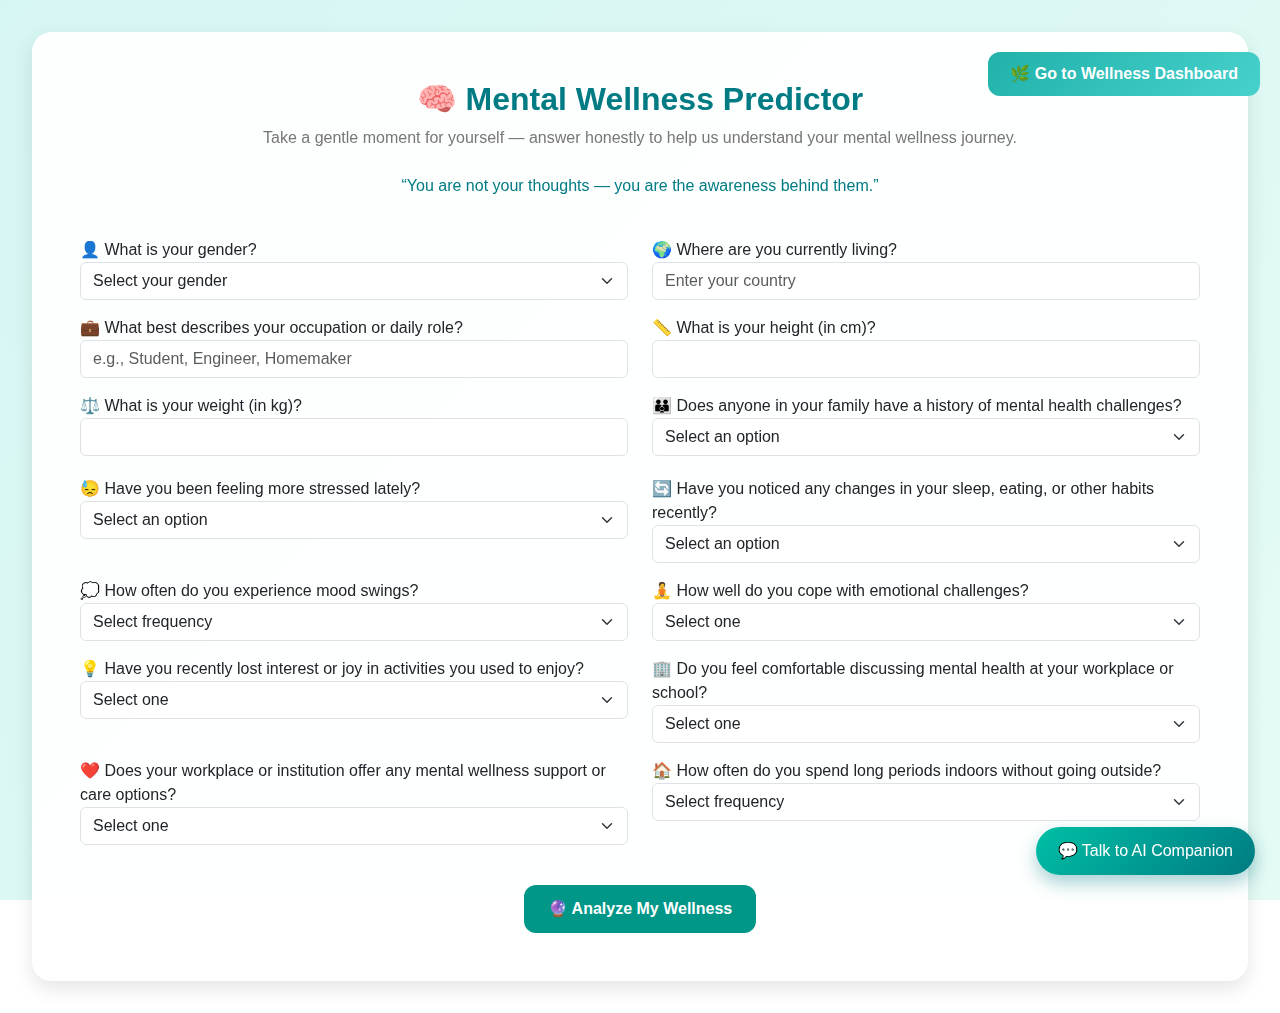
<file: templates/index.html>
<!DOCTYPE html>
<html lang="en">
<head>
  <meta charset="utf-8" />
  <meta name="viewport" content="width=device-width, initial-scale=1" />
  <title>Mental Wellness Predictor</title>
  <link href="https://cdn.jsdelivr.net/npm/bootstrap@5.3.0/dist/css/bootstrap.min.css" rel="stylesheet">
  <style>
    body {
      font-family: "Poppins", sans-serif;
      margin: 0;
      padding: 0;
      overflow-x: hidden;
      position: relative;
      min-height: 100vh;
    }
    .background {
      position: fixed;
      top: 0; left: 0;
      width: 100%; height: 100%;
      background: linear-gradient(135deg, #d6f6f3, #f3fff8, #d6f0ff);
      background-size: 400% 400%;
      animation: gradientFlow 12s ease infinite;
      z-index: -1;
    }
    @keyframes gradientFlow {
      0% { background-position: 0% 50%; }
      50% { background-position: 100% 50%; }
      100% { background-position: 0% 50%; }
    }
    .dashboard-btn {
      position: absolute;
      top: 20px; right: 20px;
      background: linear-gradient(135deg, #20b2aa, #48d1cc);
      color: white; border: none;
      border-radius: 12px; padding: 10px 22px;
      font-weight: 600; transition: all 0.3s ease;
      text-decoration: none; z-index: 10;
    }
    .dashboard-btn:hover { transform: scale(1.05); color: white; }
    .form-card {
      background: rgba(255, 255, 255, 0.95);
      border-radius: 20px;
      box-shadow: 0 8px 20px rgba(0,0,0,0.1);
      padding: 3rem;
      margin: 2rem auto;
      width: 95%;
      max-width: 1400px;
      animation: fadeIn 0.9s ease;
      backdrop-filter: blur(4px);
    }
    @keyframes fadeIn {
      from { opacity: 0; transform: translateY(20px); }
      to { opacity: 1; transform: translateY(0); }
    }
    .title { text-align:center; font-weight:700; color:#007b83; margin-bottom:0.5rem; }
    .subtitle { text-align:center; color:#777; margin-bottom:1.5rem; }
    label { font-weight:500; }
    .predict-btn {
      background:#009688; color:white; border:none;
      border-radius:12px; padding:12px 24px;
      font-weight:600; transition: all 0.3s ease;
    }
    .predict-btn:hover { background:#00bfa5; transform:scale(1.03); }
    .bmi-display { color:#007b83; font-weight:500; margin-top:5px; }
    #quotesCarousel { max-width: 800px; margin: 0 auto 1.5rem auto; }
    #quotesCarousel p { color: #007b83; font-weight: 500; animation: fadeIn 1.5s ease; }

    /* AI Companion Button */
    .ai-companion-btn {
      position: fixed; bottom: 25px; right: 25px;
      background: linear-gradient(135deg, #00bfa5, #007b83);
      color: white; padding: 12px 22px;
      border-radius: 50px; font-weight: 500;
      box-shadow: 0 8px 18px rgba(0, 123, 131, 0.35);
      cursor: pointer; transition: all 0.3s ease;
    }
    .ai-companion-btn:hover { transform: translateY(-3px); }

    .chat-popup {
      display: none; position: fixed; bottom: 90px; right: 25px;
      width: 320px; background: white; border-radius: 15px;
      box-shadow: 0 8px 25px rgba(0,0,0,0.2);
      flex-direction: column; z-index: 2000;
    }
    .chat-header {
      background: linear-gradient(135deg, #00bfa5, #007b83);
      color: white; padding: 12px; font-weight: 600; text-align: center;
    }
    .chat-messages { padding: 10px; height: 260px; overflow-y: auto; font-size: 0.95rem; }
    .chat-input { display: flex; border-top: 1px solid #eee; }
    .chat-input input { flex: 1; border: none; padding: 10px; outline: none; }
    .chat-input button { background: #00bfa5; color: white; border: none; padding: 0 16px; cursor: pointer; }
    .user-msg { text-align: right; color: #007b83; margin: 6px 0; }
    .ai-msg { text-align: left; color: #444; margin: 6px 0; }
  </style>
</head>
<body>
  <div class="background"></div>

  <a href="/dashboard" class="dashboard-btn">🌿 Go to Wellness Dashboard</a>

  <div class="form-card">
    <h2 class="title">🧠 Mental Wellness Predictor</h2>
    <p class="subtitle">Take a gentle moment for yourself — answer honestly to help us understand your mental wellness journey.</p>

    <!-- Quotes Carousel -->
    <div id="quotesCarousel" class="carousel slide text-center mt-4" data-bs-ride="carousel" data-bs-interval="5000">
      <div class="carousel-inner">
        <div class="carousel-item active"><p>“You are not your thoughts — you are the awareness behind them.”</p></div>
        <div class="carousel-item"><p>“Peace begins the moment you choose to breathe instead of react.”</p></div>
        <div class="carousel-item"><p>“Every storm runs out of rain. You will see the sun again.”</p></div>
        <div class="carousel-item"><p>“Healing takes time, but you are moving forward — one breath at a time.”</p></div>
        <div class="carousel-item"><p>“You are growing through what you are going through.”</p></div>
      </div>
    </div>

    <form id="predictForm" action="/predict" method="POST" class="mt-4">
      <div class="row">
        <div class="col-md-6 mb-3">
          <label>👤 What is your gender?</label>
          <select class="form-select" name="gender" required>
            <option value="">Select your gender</option>
            <option>Male</option>
            <option>Female</option>
            <option>Other / Prefer not to say</option>
          </select>
        </div>

        <div class="col-md-6 mb-3">
          <label>🌍 Where are you currently living?</label>
          <input type="text" class="form-control" name="country" placeholder="Enter your country" required>
        </div>

        <div class="col-md-6 mb-3">
          <label>💼 What best describes your occupation or daily role?</label>
          <input type="text" class="form-control" name="occupation" placeholder="e.g., Student, Engineer, Homemaker" required>
        </div>

        <div class="col-md-6 mb-3">
          <label>📏 What is your height (in cm)?</label>
          <input type="number" class="form-control" id="height" name="height" required>
        </div>

        <div class="col-md-6 mb-3">
          <label>⚖️ What is your weight (in kg)?</label>
          <input type="number" class="form-control" id="weight" name="weight" required>
          <div class="bmi-display" id="bmiDisplay"></div>
        </div>

        <div class="col-md-6 mb-3">
          <label>👪 Does anyone in your family have a history of mental health challenges?</label>
          <select class="form-select" name="family_history" required>
            <option value="">Select an option</option>
            <option>Yes</option>
            <option>No</option>
            <option>Not sure</option>
          </select>
        </div>

        <div class="col-md-6 mb-3">
          <label>😓 Have you been feeling more stressed lately?</label>
          <select class="form-select" name="growing_stress" required>
            <option value="">Select an option</option>
            <option>Yes</option>
            <option>No</option>
            <option>Sometimes</option>
          </select>
        </div>

        <div class="col-md-6 mb-3">
          <label>🔄 Have you noticed any changes in your sleep, eating, or other habits recently?</label>
          <select class="form-select" name="changes_habits" required>
            <option value="">Select an option</option>
            <option>Yes</option>
            <option>No</option>
            <option>Maybe</option>
          </select>
        </div>

        <div class="col-md-6 mb-3">
          <label>💭 How often do you experience mood swings?</label>
          <select class="form-select" name="mood_swings" required>
            <option value="">Select frequency</option>
            <option>Rarely</option>
            <option>Sometimes</option>
            <option>Often</option>
          </select>
        </div>

        <div class="col-md-6 mb-3">
          <label>🧘 How well do you cope with emotional challenges?</label>
          <select class="form-select" name="coping_struggles" required>
            <option value="">Select one</option>
            <option>I find it hard to cope</option>
            <option>I manage most of the time</option>
            <option>I cope quite well</option>
          </select>
        </div>

        <div class="col-md-6 mb-3">
          <label>💡 Have you recently lost interest or joy in activities you used to enjoy?</label>
          <select class="form-select" name="work_interest" required>
            <option value="">Select one</option>
            <option>Yes</option>
            <option>No</option>
            <option>Sometimes</option>
          </select>
        </div>

        <div class="col-md-6 mb-3">
          <label>🏢 Do you feel comfortable discussing mental health at your workplace or school?</label>
          <select class="form-select" name="mental_health_interview" required>
            <option value="">Select one</option>
            <option>Yes</option>
            <option>No</option>
            <option>Unsure</option>
          </select>
        </div>

        <div class="col-md-6 mb-3">
          <label>❤️ Does your workplace or institution offer any mental wellness support or care options?</label>
          <select class="form-select" name="care_options" required>
            <option value="">Select one</option>
            <option>Yes</option>
            <option>No</option>
            <option>Not sure</option>
          </select>
        </div>

        <div class="col-md-6 mb-3">
          <label>🏠 How often do you spend long periods indoors without going outside?</label>
          <select class="form-select" name="days_indoors" required>
            <option value="">Select frequency</option>
            <option>Almost every day</option>
            <option>1–2 weeks per month</option>
            <option>3–4 weeks per month</option>
            <option>Over a month</option>
          </select>
        </div>
      </div>

      <div class="text-center mt-4">
        <button id="predictBtn" type="submit" class="predict-btn">🔮 Analyze My Wellness</button>
      </div>
    </form>
  </div>

  <!-- Floating AI Chat -->
  <div class="ai-companion-btn" onclick="toggleChat()">💬 Talk to AI Companion</div>
  <div class="chat-popup" id="chatPopup">
    <div class="chat-header">AI Wellness Companion 🌿</div>
    <div class="chat-messages" id="chatMessages">
      <div class="ai-msg">Hello! I’m here to listen and support you 💚</div>
    </div>
    <div class="chat-input">
      <input type="text" id="userInput" placeholder="Type a message..." onkeypress="if(event.key==='Enter') sendMessage()" />
      <button onclick="sendMessage()">Send</button>
    </div>
  </div>

  <script src="https://cdn.jsdelivr.net/npm/bootstrap@5.3.0/dist/js/bootstrap.bundle.min.js"></script>
  <script>
    function toggleChat() {
      const popup = document.getElementById("chatPopup");
      popup.style.display = popup.style.display === "flex" ? "none" : "flex";
      popup.style.flexDirection = "column";
    }
    document.addEventListener("click", (e) => {
      const chat = document.getElementById("chatPopup");
      const btn = document.querySelector(".ai-companion-btn");
      if (!chat.contains(e.target) && !btn.contains(e.target)) chat.style.display = "none";
    });
    async function sendMessage() {
      const input = document.getElementById("userInput");
      const messages = document.getElementById("chatMessages");
      const userText = input.value.trim();
      if (!userText) return;
      messages.innerHTML += `<div class="user-msg">${userText}</div>`;
      input.value = "";
      const res = await fetch("/chat", {
        method: "POST",
        headers: { "Content-Type": "application/json" },
        body: JSON.stringify({ message: userText })
      });
      const data = await res.json();
      messages.innerHTML += `<div class="ai-msg">${data.reply}</div>`;
      messages.scrollTop = messages.scrollHeight;
    }
    const height = document.getElementById("height");
    const weight = document.getElementById("weight");
    const bmiDisplay = document.getElementById("bmiDisplay");
    function updateBMI() {
      const h = parseFloat(height.value);
      const w = parseFloat(weight.value);
      if (h > 0 && w > 0) {
        const bmi = (w / ((h / 100) ** 2)).toFixed(2);
        bmiDisplay.innerText = `💪 Your BMI: ${bmi}`;
      } else {
        bmiDisplay.innerText = "";
      }
    }
    height.addEventListener("input", updateBMI);
    weight.addEventListener("input", updateBMI);
  </script>
</body>
</html>
</file>
